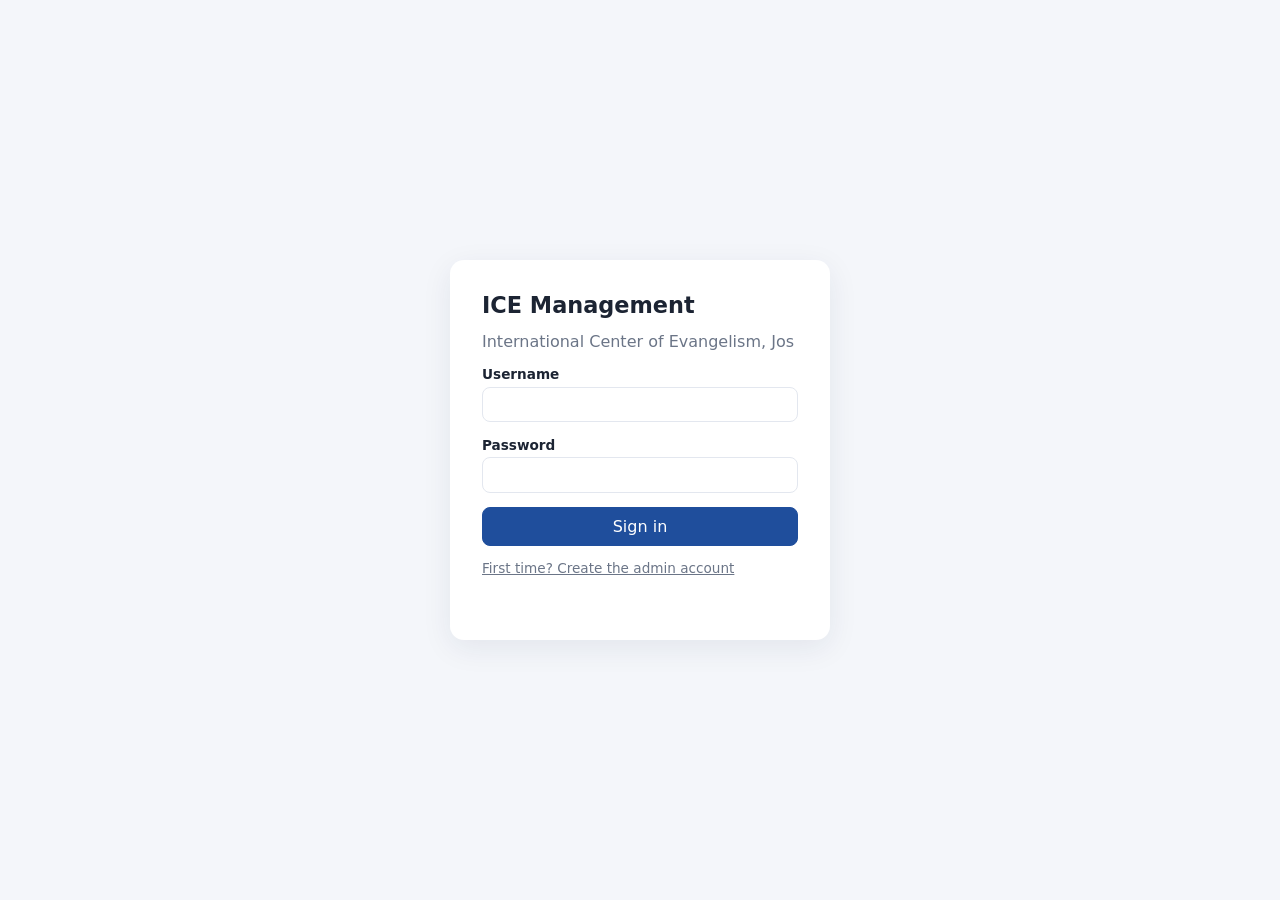
<file: app/static/admin/index.html>
<!doctype html>
<html lang="en">
<head>
  <meta charset="utf-8">
  <meta name="viewport" content="width=device-width, initial-scale=1">
  <title>ICE Management System</title>
  <link rel="stylesheet" href="style.css">
</head>
<body>
  <div id="login-view" class="login" hidden>
    <form id="login-form" class="login-card">
      <h1>ICE Management</h1>
      <p class="muted">International Center of Evangelism, Jos</p>
      <label>Username<input name="username" required autocomplete="username"></label>
      <label>Password<input name="password" type="password" required autocomplete="current-password"></label>
      <button class="btn primary" type="submit" id="login-btn">Sign in</button>
      <a href="#" id="toggle-mode" class="muted small">First time? Create the admin account</a>
      <p id="login-error" class="error"></p>
    </form>
  </div>

  <div id="app-view" class="layout" hidden>
    <aside class="sidebar">
      <div class="brand">ICE<span>Management</span></div>
      <nav id="nav">
        <button data-view="dashboard">Dashboard</button>
        <button data-view="staffs">Staff</button>
        <button data-view="donors">Donors</button>
        <button data-view="donations">Donations</button>
        <button data-view="events">Events</button>
        <button data-view="gallery">Gallery</button>
        <button data-view="messages">Messages</button>
      </nav>
      <button id="logout" class="logout">Sign out</button>
    </aside>
    <main>
      <header class="topbar"><h1 id="page-title"></h1></header>
      <section id="content"></section>
    </main>
  </div>

  <dialog id="modal"></dialog>
  <div id="toast" hidden></div>
  <script src="app.js?v=4"></script>
</body>
</html>
</file>
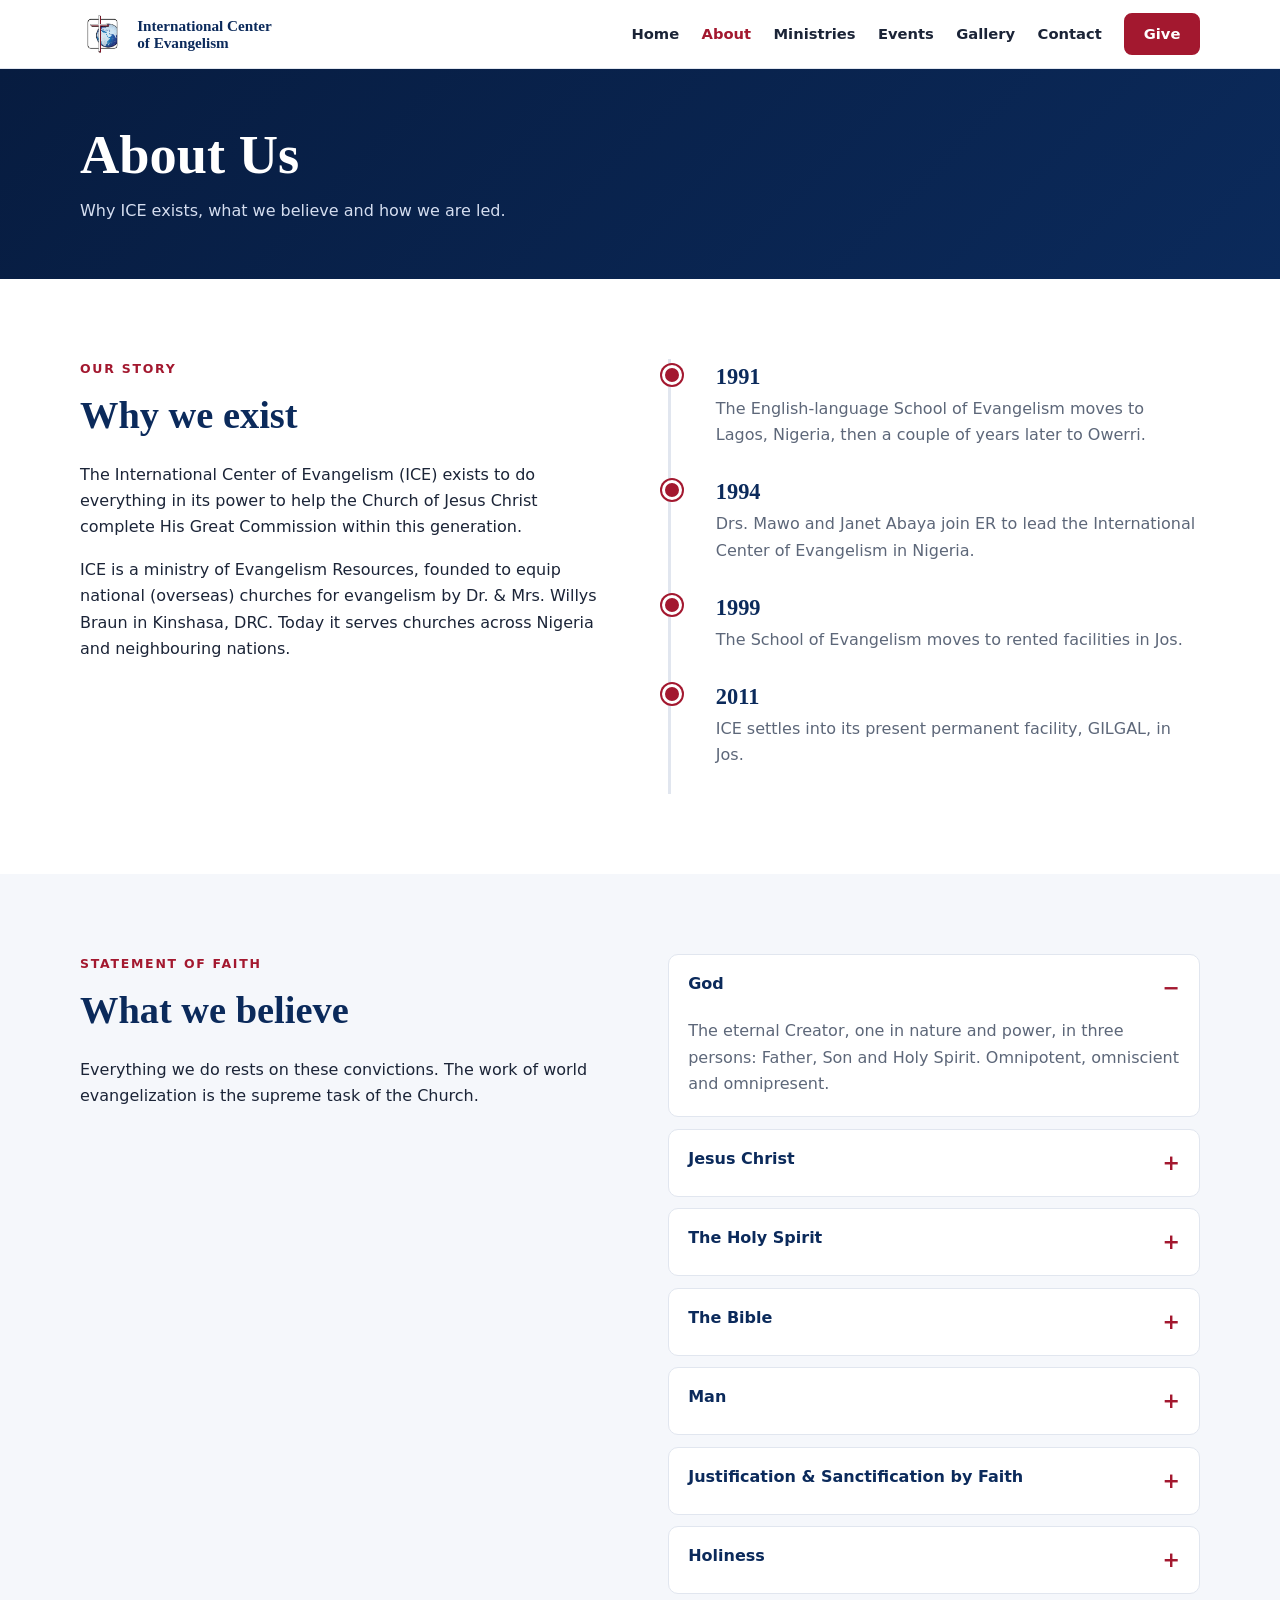
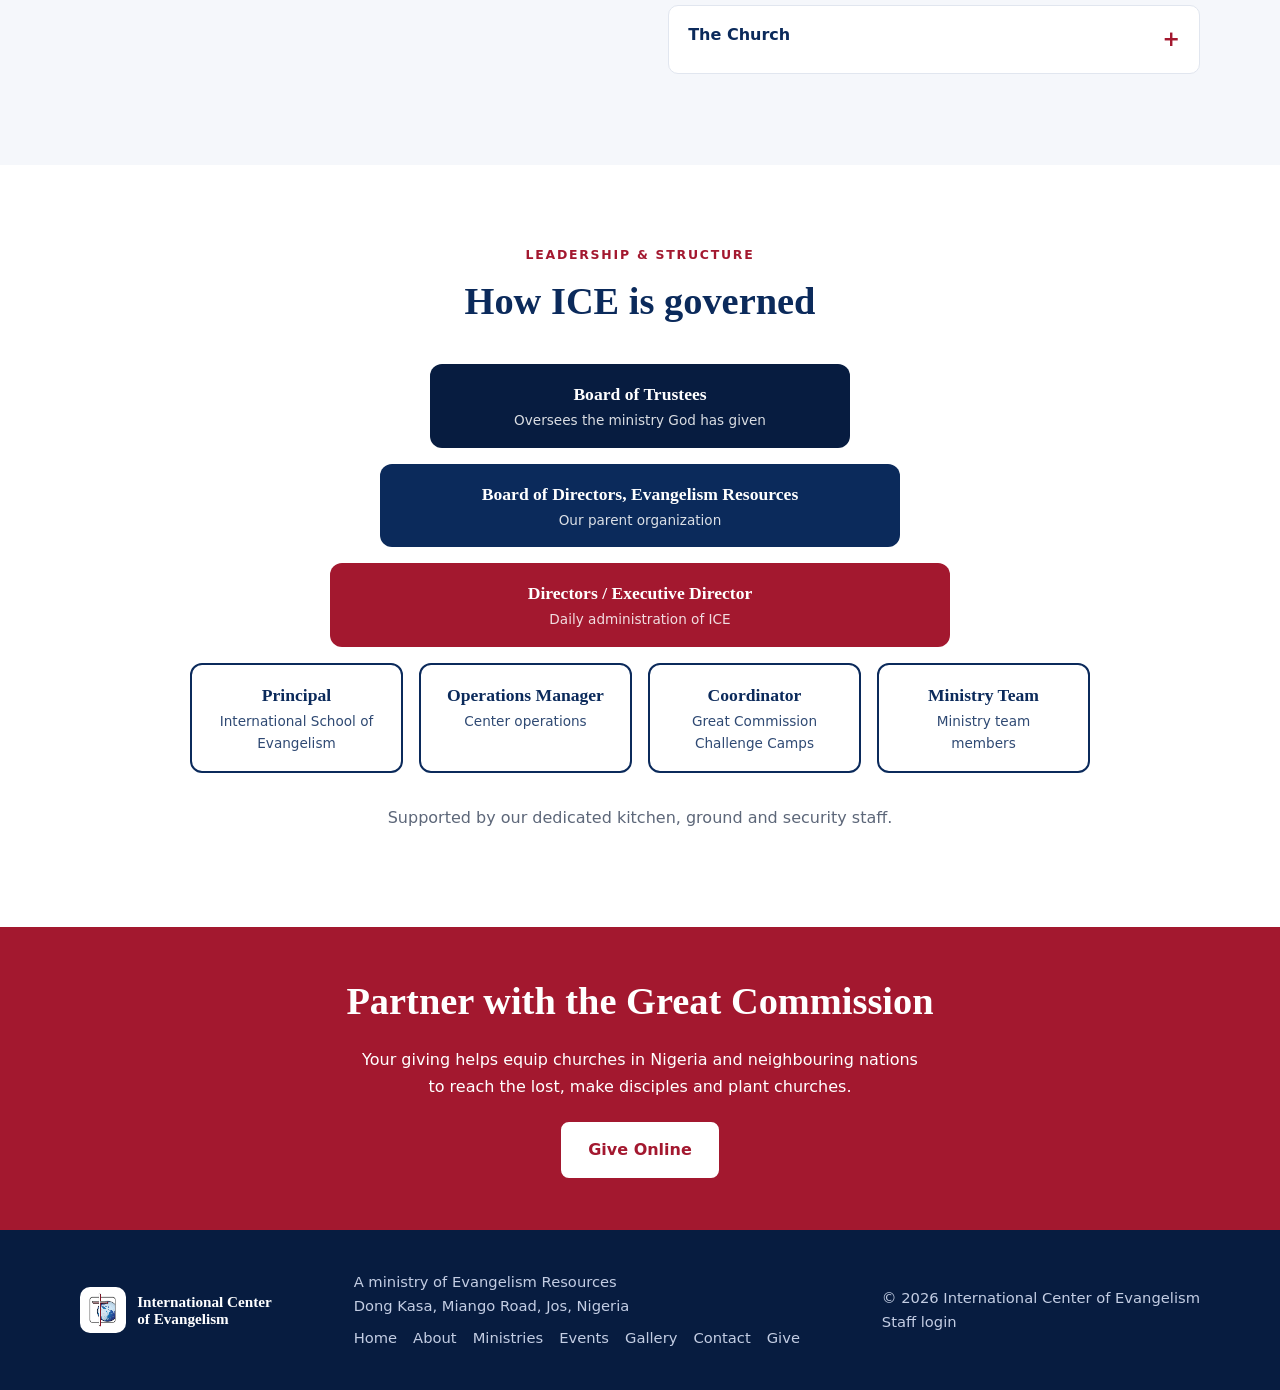
<file: app/static/site/about.html>
<!doctype html>
<html lang="en">
<head>
  <meta charset="utf-8">
  <meta name="viewport" content="width=device-width, initial-scale=1">
  <title>About Us | International Center of Evangelism</title>
  <meta name="description" content="The story, faith and leadership of the International Center of Evangelism, Jos.">
  <link rel="icon" href="assets/logo.jpeg">
  <link rel="stylesheet" href="css/style.css?v=2">
</head>
<body data-page="about">
<div id="site-header"></div>
<section class="page-hero"><div class="wrap"><h1>About Us</h1><p>Why ICE exists, what we believe and how we are led.</p></div></section>
<section class="sec"><div class="wrap two">
<div class="reveal"><p class="eyebrow red">Our Story</p><h2>Why we exist</h2>
<p>The International Center of Evangelism (ICE) exists to do everything in its power to help the Church of Jesus Christ complete His Great Commission within this generation.</p>
<p>ICE is a ministry of Evangelism Resources, founded to equip national (overseas) churches for evangelism by Dr. &amp; Mrs. Willys Braun in Kinshasa, DRC. Today it serves churches across Nigeria and neighbouring nations.</p></div>
<ol class="timeline reveal">
<li><b>1991</b><span>The English-language School of Evangelism moves to Lagos, Nigeria, then a couple of years later to Owerri.</span></li>
<li><b>1994</b><span>Drs. Mawo and Janet Abaya join ER to lead the International Center of Evangelism in Nigeria.</span></li>
<li><b>1999</b><span>The School of Evangelism moves to rented facilities in Jos.</span></li>
<li><b>2011</b><span>ICE settles into its present permanent facility, GILGAL, in Jos.</span></li></ol></div></section>
<section class="sec alt"><div class="wrap two">
<div class="reveal"><p class="eyebrow red">Statement of Faith</p><h2>What we believe</h2>
<p>Everything we do rests on these convictions. The work of world evangelization is the supreme task of the Church.</p></div>
<div class="faith reveal">
<details open><summary>God</summary><p>The eternal Creator, one in nature and power, in three persons: Father, Son and Holy Spirit. Omnipotent, omniscient and omnipresent.</p></details>
<details><summary>Jesus Christ</summary><p>Son of God and Son of man, born of the virgin Mary. He bore the sins of all men on the cross, rose on the third day, ascended, and will come again to receive His Church and judge the living and the dead.</p></details>
<details><summary>The Holy Spirit</summary><p>The third Person of the Trinity, given to every believer. He bears witness that we are children of God, cleanses from sin, empowers for service and bears fruit in our lives.</p></details>
<details><summary>The Bible</summary><p>The holy, inspired and inerrant Word of God: the 39 books of the Old Testament and 27 of the New, wholly without error in their original form.</p></details>
<details><summary>Man</summary><p>The fallen object of God&rsquo;s perfect love, lost through sin but able to accept His free grace. All need a Savior, and Christ alone is that Savior.</p></details>
<details><summary>Justification &amp; Sanctification by Faith</summary><p>No one comes to the Father but by the Son, and none comes apart from true repentance and faith.</p></details>
<details><summary>Holiness</summary><p>The norm for the Christian life, available to every believer through the indwelling fullness of the Holy Spirit.</p></details>
<details><summary>The Church</summary><p>The body of Christ, washed by His blood. It is His plan for the Church to evangelise the world before He comes again.</p></details></div></div></section>
<section class="sec"><div class="wrap"><p class="eyebrow red center">Leadership &amp; Structure</p><h2 class="center">How ICE is governed</h2>
<div class="org">
<div class="tier t1 reveal"><b>Board of Trustees</b><span>Oversees the ministry God has given</span></div>
<div class="tier t2 reveal"><b>Board of Directors, Evangelism Resources</b><span>Our parent organization</span></div>
<div class="tier t3 reveal"><b>Directors / Executive Director</b><span>Daily administration of ICE</span></div>
<div class="tier-row">
<div class="tier t4 reveal"><b>Principal</b><span>International School of Evangelism</span></div>
<div class="tier t4 reveal"><b>Operations Manager</b><span>Center operations</span></div>
<div class="tier t4 reveal"><b>Coordinator</b><span>Great Commission Challenge Camps</span></div>
<div class="tier t4 reveal"><b>Ministry Team</b><span>Ministry team members</span></div></div>
<p class="center muted">Supported by our dedicated kitchen, ground and security staff.</p></div></div></section>
<section class="cta-band"><div class="wrap"><h2>Partner with the Great Commission</h2>
<p>Your giving helps equip churches in Nigeria and neighbouring nations to reach the lost, make disciples and plant churches.</p>
<a href="give.html" class="btn">Give Online</a></div></section>
<div id="site-footer"></div>
<script src="js/main.js?v=4"></script>
</body>
</html>
</file>
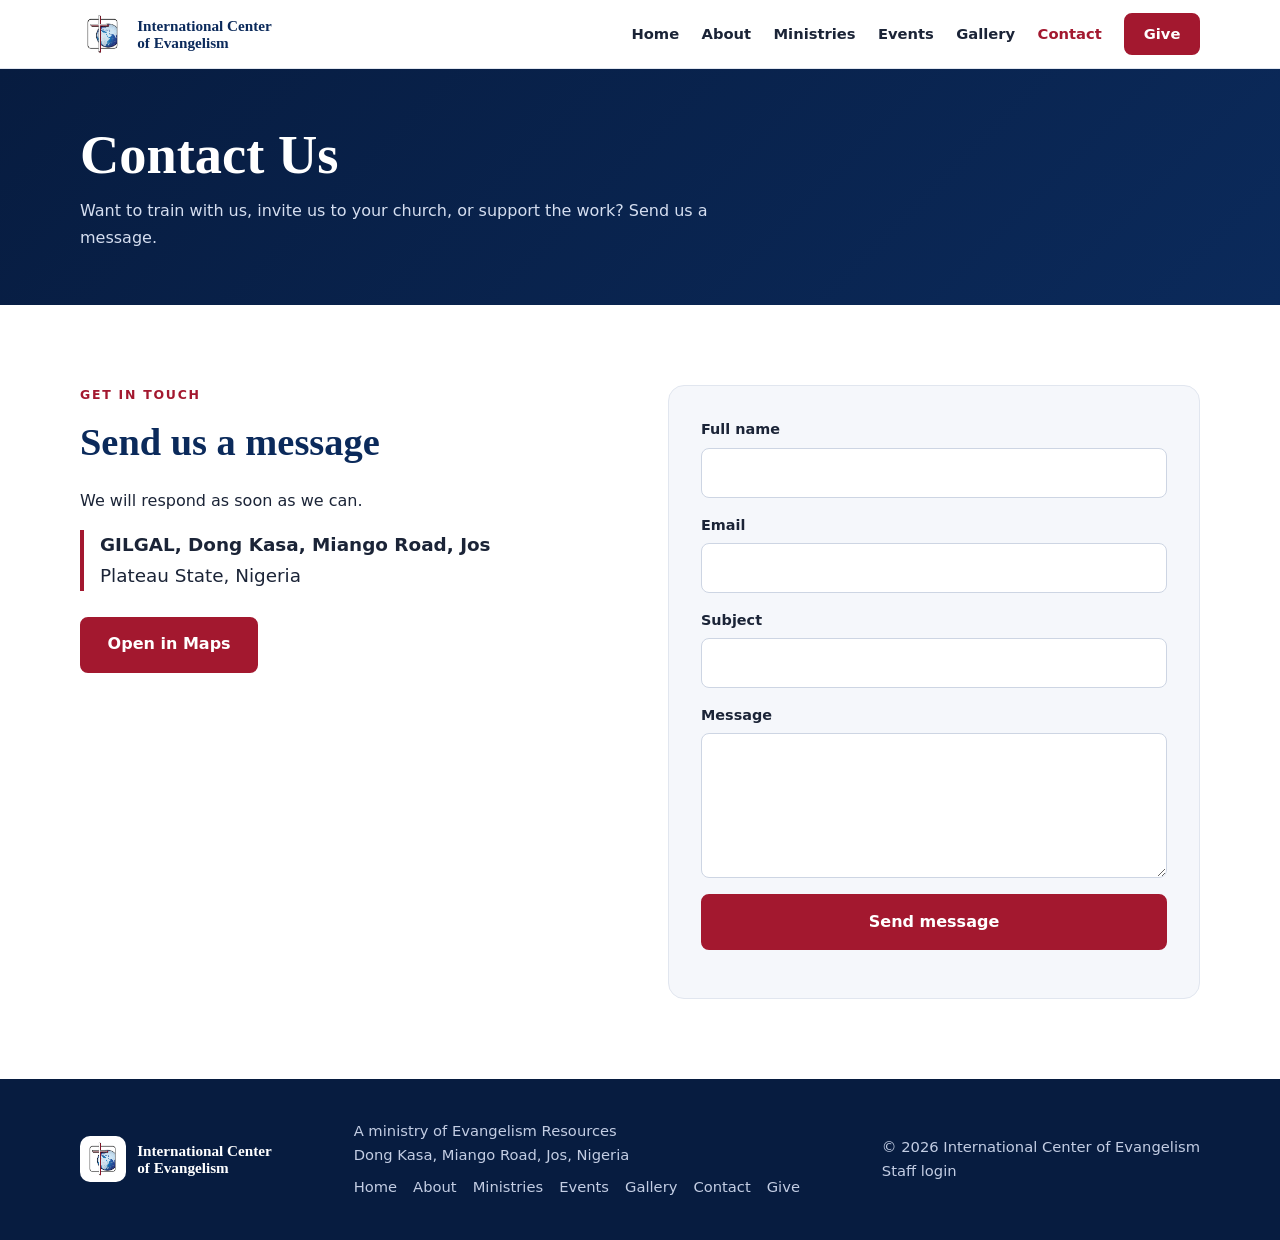
<file: app/static/site/contact.html>
<!doctype html>
<html lang="en">
<head>
  <meta charset="utf-8">
  <meta name="viewport" content="width=device-width, initial-scale=1">
  <title>Contact | International Center of Evangelism</title>
  <meta name="description" content="Contact the International Center of Evangelism, Jos.">
  <link rel="icon" href="assets/logo.jpeg">
  <link rel="stylesheet" href="css/style.css?v=2">
</head>
<body data-page="contact">
<div id="site-header"></div>
<section class="page-hero"><div class="wrap"><h1>Contact Us</h1><p>Want to train with us, invite us to your church, or support the work? Send us a message.</p></div></section>
<section class="sec"><div class="wrap two">
<div class="reveal"><p class="eyebrow red">Get In Touch</p><h2>Send us a message</h2>
<p>We will respond as soon as we can.</p>
<address><b>GILGAL, Dong Kasa, Miango Road, Jos</b><br>Plateau State, Nigeria</address>
<a class="btn" target="_blank" rel="noopener" href="https://www.google.com/maps/search/?api=1&query=Dong+Kasa+Miango+Road+Jos">Open in Maps</a></div>
<form id="contact-form" class="form reveal">
<label>Full name<input name="name" required></label><label>Email<input name="email" type="email" required></label>
<label>Subject<input name="subject"></label><label>Message<textarea name="message" rows="5" required></textarea></label>
<input class="hp" name="website" tabindex="-1" autocomplete="off" aria-hidden="true">
<button class="btn" type="submit">Send message</button><p id="form-note" class="note" role="status"></p></form></div></section>

<div id="site-footer"></div>
<script src="js/main.js?v=4"></script>
</body>
</html>
</file>
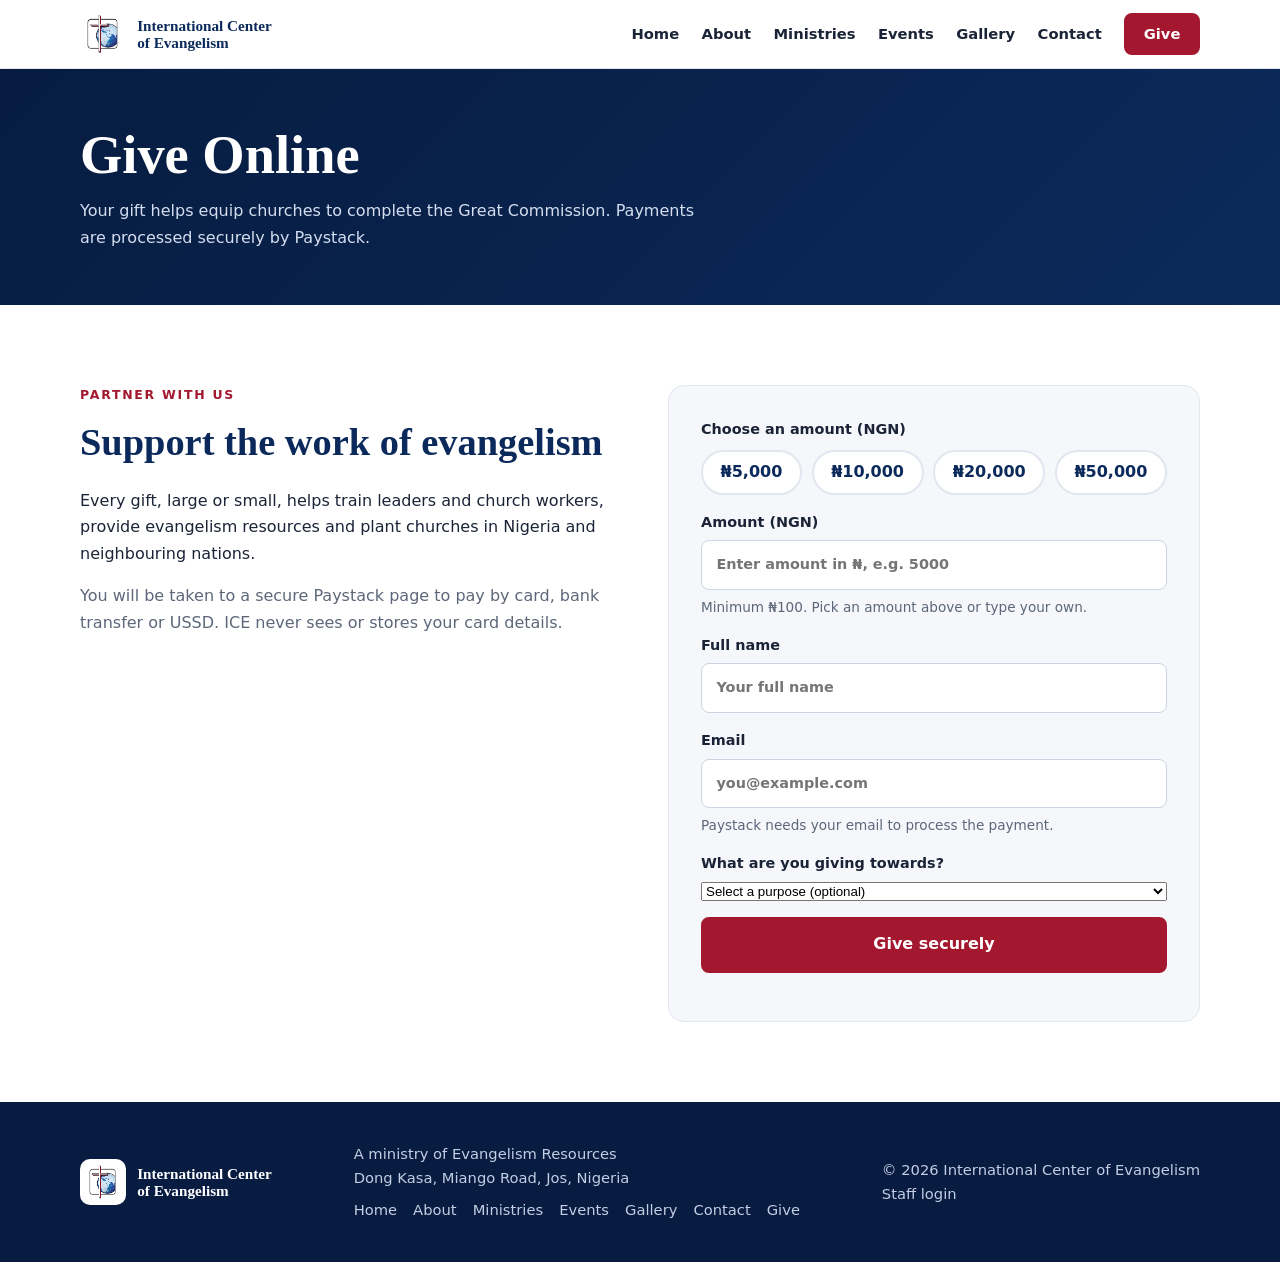
<file: app/static/site/give.html>
<!doctype html>
<html lang="en">
<head>
  <meta charset="utf-8">
  <meta name="viewport" content="width=device-width, initial-scale=1">
  <title>Give Online | International Center of Evangelism</title>
  <meta name="description" content="Give online to support the work of the International Center of Evangelism.">
  <link rel="icon" href="assets/logo.jpeg">
  <link rel="stylesheet" href="css/style.css?v=2">
</head>
<body data-page="give">
<div id="site-header"></div>

<section class="page-hero">
  <div class="wrap">
    <h1>Give Online</h1>
    <p>Your gift helps equip churches to complete the Great Commission. Payments are processed securely by Paystack.</p>
  </div>
</section>

<section class="sec">
  <div class="wrap two">
    <div class="reveal">
      <p class="eyebrow red">Partner With Us</p>
      <h2>Support the work of evangelism</h2>
      <p>Every gift, large or small, helps train leaders and church workers, provide evangelism resources and plant churches in Nigeria and neighbouring nations.</p>
      <p class="muted">You will be taken to a secure Paystack page to pay by card, bank transfer or USSD. ICE never sees or stores your card details.</p>
    </div>

    <div>
      <div id="give-banner" class="alert" hidden></div>

      <form id="give-form" class="form reveal">
        <div>
          <label>Choose an amount (NGN)</label>
          <div class="chips" style="margin-top:.5rem">
            <button type="button" class="chip" data-amt="5000">&#8358;5,000</button>
            <button type="button" class="chip" data-amt="10000">&#8358;10,000</button>
            <button type="button" class="chip" data-amt="20000">&#8358;20,000</button>
            <button type="button" class="chip" data-amt="50000">&#8358;50,000</button>
          </div>
        </div>

        <label>Amount (NGN)
          <input id="amount" name="amount" type="number" min="100" step="1" inputmode="numeric" required
                 placeholder="Enter amount in &#8358;, e.g. 5000">
          <small class="hint">Minimum &#8358;100. Pick an amount above or type your own.</small>
        </label>

        <label>Full name
          <input name="name" required maxlength="100" autocomplete="name" placeholder="Your full name">
        </label>

        <label>Email
          <input name="email" type="email" required autocomplete="email" placeholder="you@example.com">
          <small class="hint">Paystack needs your email to process the payment.</small>
        </label>

        <label>What are you giving towards?
          <select name="purpose">
            <option value="">Select a purpose (optional)</option>
            <option value="General support">General support</option>
            <option value="International School of Evangelism">International School of Evangelism</option>
            <option value="Great Commission Challenge Camps">Great Commission Challenge Camps</option>
            <option value="Evangelism Resources">Evangelism Resources</option>
          </select>
        </label>

        <button class="btn" type="submit">Give securely</button>
        <p id="give-note" class="note" role="status"></p>
      </form>
    </div>
  </div>
</section>

<div id="site-footer"></div>
<script src="js/main.js?v=4"></script>
</body>
</html>
</file>
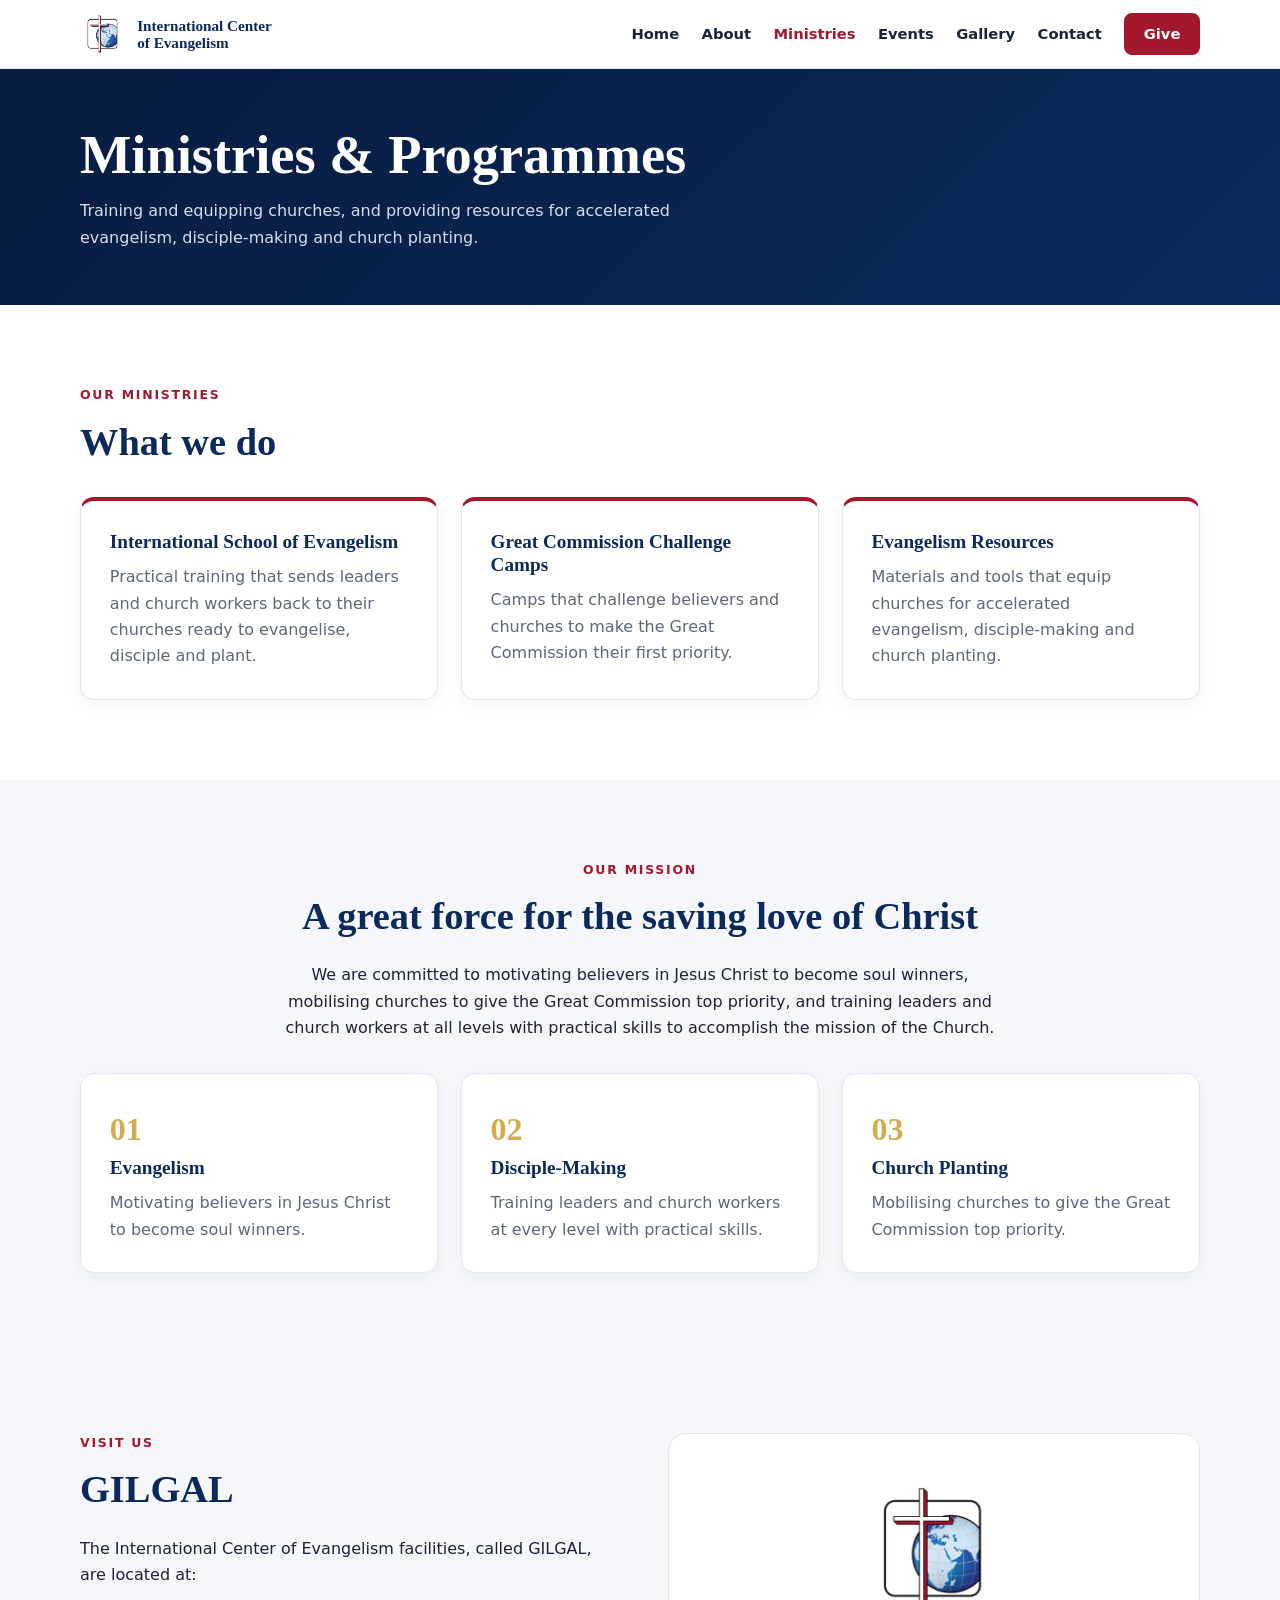
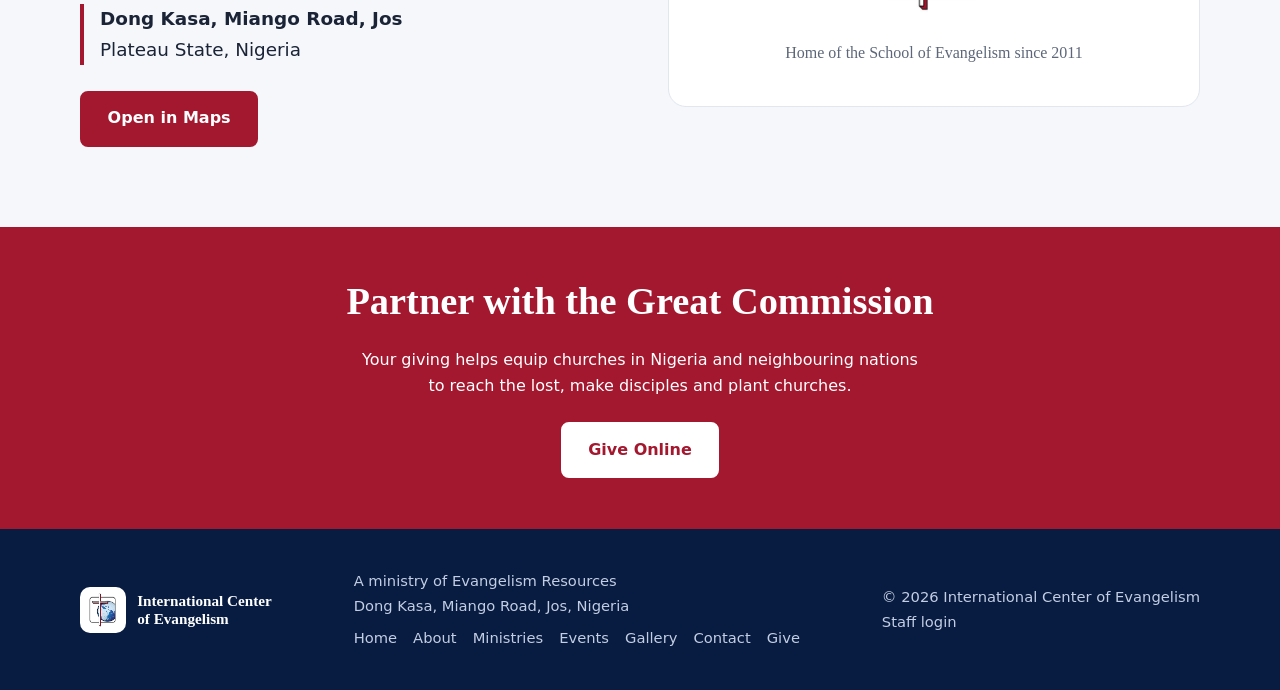
<file: app/static/site/ministries.html>
<!doctype html>
<html lang="en">
<head>
  <meta charset="utf-8">
  <meta name="viewport" content="width=device-width, initial-scale=1">
  <title>Ministries & Programmes | International Center of Evangelism</title>
  <meta name="description" content="The ministries and programmes of the International Center of Evangelism.">
  <link rel="icon" href="assets/logo.jpeg">
  <link rel="stylesheet" href="css/style.css?v=2">
</head>
<body data-page="ministries">
<div id="site-header"></div>
<section class="page-hero"><div class="wrap"><h1>Ministries & Programmes</h1><p>Training and equipping churches, and providing resources for accelerated evangelism, disciple-making and church planting.</p></div></section>
<section class="sec"><div class="wrap"><p class="eyebrow red">Our Ministries</p><h2>What we do</h2>
<div class="grid3">
<article class="card line reveal"><h3>International School of Evangelism</h3><p>Practical training that sends leaders and church workers back to their churches ready to evangelise, disciple and plant.</p></article>
<article class="card line reveal"><h3>Great Commission Challenge Camps</h3><p>Camps that challenge believers and churches to make the Great Commission their first priority.</p></article>
<article class="card line reveal"><h3>Evangelism Resources</h3><p>Materials and tools that equip churches for accelerated evangelism, disciple-making and church planting.</p></article></div></div></section>
<section class="sec alt"><div class="wrap"><p class="eyebrow red center">Our Mission</p><h2 class="center">A great force for the saving love of Christ</h2>
<p class="center narrow">We are committed to motivating believers in Jesus Christ to become soul winners, mobilising churches to give the Great Commission top priority, and training leaders and church workers at all levels with practical skills to accomplish the mission of the Church.</p>
<div class="grid3">
<article class="card reveal"><i>01</i><h3>Evangelism</h3><p>Motivating believers in Jesus Christ to become soul winners.</p></article>
<article class="card reveal"><i>02</i><h3>Disciple-Making</h3><p>Training leaders and church workers at every level with practical skills.</p></article>
<article class="card reveal"><i>03</i><h3>Church Planting</h3><p>Mobilising churches to give the Great Commission top priority.</p></article></div></div></section>
<section class="sec alt"><div class="wrap two">
<div class="reveal"><p class="eyebrow red">Visit Us</p><h2>GILGAL</h2>
<p>The International Center of Evangelism facilities, called GILGAL, are located at:</p>
<address><b>Dong Kasa, Miango Road, Jos</b><br>Plateau State, Nigeria</address>
<a class="btn" target="_blank" rel="noopener" href="https://www.google.com/maps/search/?api=1&query=Dong+Kasa+Miango+Road+Jos">Open in Maps</a></div>
<div class="map reveal"><img src="assets/logo.jpeg" alt=""><p>Home of the School of Evangelism since 2011</p></div></div></section><section class="cta-band"><div class="wrap"><h2>Partner with the Great Commission</h2>
<p>Your giving helps equip churches in Nigeria and neighbouring nations to reach the lost, make disciples and plant churches.</p>
<a href="give.html" class="btn">Give Online</a></div></section>
<div id="site-footer"></div>
<script src="js/main.js?v=4"></script>
</body>
</html>
</file>
<file: app/static/admin/style.css>
:root {
  --bg: #f4f6fa; --card: #fff; --text: #1c2433; --muted: #6b7587; --line: #e3e7ef;
  --accent: #1f4e9c; --accent-dark: #173b78; --danger: #c0392b; --ok: #1e8e5a;
}
* { box-sizing: border-box; }
[hidden] { display: none !important; }
body { margin: 0; font-family: system-ui, -apple-system, 'Segoe UI', Roboto, sans-serif; background: var(--bg); color: var(--text); }
h1 { margin: 0; font-size: 1.4rem; }
.muted { color: var(--muted); } .small { font-size: .85rem; }

.login { min-height: 100vh; display: grid; place-items: center; padding: 1rem; }
.login-card { background: var(--card); padding: 2rem; border-radius: 14px; width: 100%; max-width: 380px; display: grid; gap: .9rem; box-shadow: 0 8px 30px rgba(20,40,80,.08); }
.login-card p { margin: 0; }
.error { color: var(--danger); min-height: 1.2em; font-size: .9rem; }

label { display: grid; gap: .3rem; font-size: .85rem; font-weight: 600; }
input, select, textarea { font: inherit; padding: .55rem .7rem; border: 1px solid var(--line); border-radius: 8px; background: #fff; width: 100%; }
input:focus, select:focus, textarea:focus { outline: 2px solid #b9cdf0; border-color: var(--accent); }

.btn { font: inherit; padding: .55rem 1rem; border: 1px solid var(--line); background: #fff; border-radius: 8px; cursor: pointer; }
.btn:hover { background: #f0f3f9; }
.btn.primary { background: var(--accent); color: #fff; border-color: var(--accent); }
.btn.primary:hover { background: var(--accent-dark); }
.btn.danger { color: var(--danger); }
.btn.sm { padding: .25rem .6rem; font-size: .8rem; }

.layout { display: grid; grid-template-columns: 220px 1fr; min-height: 100vh; }
.sidebar { background: #14274e; color: #fff; padding: 1.2rem 1rem; display: flex; flex-direction: column; gap: 1.2rem; }
.brand { font-weight: 800; font-size: 1.3rem; letter-spacing: .5px; }
.brand span { display: block; font-weight: 400; font-size: .8rem; opacity: .7; }
nav { display: grid; gap: .3rem; }
nav button, .logout { font: inherit; text-align: left; background: none; border: 0; color: #cdd8f0; padding: .6rem .8rem; border-radius: 8px; cursor: pointer; }
nav button:hover, .logout:hover { background: rgba(255,255,255,.08); }
nav button.active { background: rgba(255,255,255,.16); color: #fff; font-weight: 600; }
.logout { margin-top: auto; }

main { padding: 1.5rem 2rem; min-width: 0; }
.topbar { margin-bottom: 1.2rem; }

.cards { display: grid; grid-template-columns: repeat(auto-fit, minmax(190px, 1fr)); gap: 1rem; margin-bottom: 1.5rem; }
.card { background: var(--card); border: 1px solid var(--line); border-radius: 12px; padding: 1rem 1.2rem; }
.card .num { font-size: 1.7rem; font-weight: 700; margin-top: .2rem; }
.panel { background: var(--card); border: 1px solid var(--line); border-radius: 12px; padding: 1rem 1.2rem; margin-bottom: 1.2rem; }
.panel h2 { margin: 0 0 .7rem; font-size: 1rem; }
.two { display: grid; grid-template-columns: repeat(auto-fit, minmax(300px, 1fr)); gap: 1rem; }

.toolbar { display: flex; flex-wrap: wrap; gap: .6rem; margin-bottom: 1rem; }
.toolbar input { max-width: 260px; } .toolbar select { max-width: 200px; }
.toolbar .spacer { flex: 1; }

.table-wrap { background: var(--card); border: 1px solid var(--line); border-radius: 12px; overflow-x: auto; }
table { width: 100%; border-collapse: collapse; font-size: .9rem; }
th, td { text-align: left; padding: .7rem .9rem; border-bottom: 1px solid var(--line); white-space: nowrap; }
th { font-size: .75rem; text-transform: uppercase; letter-spacing: .04em; color: var(--muted); background: #fafbfd; }
tr:last-child td { border-bottom: 0; }
td.actions { text-align: right; display: flex; gap: .4rem; justify-content: flex-end; }
.empty { padding: 2rem; text-align: center; color: var(--muted); }

.badge { padding: .15rem .55rem; border-radius: 99px; font-size: .75rem; background: #e8edf7; }
.badge.active { background: #dcf3e7; color: var(--ok); }
.badge.resigned, .badge.retired { background: #f1e3e1; color: var(--danger); }
.badge.success { background: #dcf3e7; color: var(--ok); }
.badge.pending { background: #fdf0d5; color: #9a6b00; }
.badge.failed { background: #f1e3e1; color: var(--danger); }
.badge.unread { background: #fdf0d5; color: #9a6b00; font-weight: 600; }
.badge.on_leave { background: #fdf0d5; color: #9a6b00; }

dialog { border: 0; border-radius: 14px; padding: 1.5rem; width: min(560px, 94vw); box-shadow: 0 20px 60px rgba(0,0,0,.25); }
dialog::backdrop { background: rgba(10,20,40,.45); }
dialog h2 { margin: 0 0 1rem; font-size: 1.1rem; }
.form-grid { display: grid; grid-template-columns: 1fr 1fr; gap: .8rem; }
.form-grid .full { grid-column: 1 / -1; }
.form-actions { display: flex; justify-content: flex-end; gap: .6rem; margin-top: 1.2rem; }

.thumb { max-width: 100%; max-height: 140px; border-radius: 8px; margin-top: .4rem; object-fit: cover; display: block; }
.thumb[hidden] { display: none; }
.thumb-sm { height: 44px; width: 64px; object-fit: cover; border-radius: 6px; display: block; }

#toast { position: fixed; bottom: 1.2rem; right: 1.2rem; background: #1c2433; color: #fff; padding: .7rem 1rem; border-radius: 8px; z-index: 99; }
#toast.err { background: var(--danger); }

@media print { .sidebar, .toolbar { display: none; } .layout { display: block; } }

@media (max-width: 760px) {
  .layout { grid-template-columns: 1fr; }
  .sidebar { flex-direction: row; flex-wrap: wrap; align-items: center; padding: .8rem; }
  nav { grid-auto-flow: column; }
  .logout { margin: 0 0 0 auto; }
  main { padding: 1rem; }
  .form-grid { grid-template-columns: 1fr; }
}
</file>
<file: app/static/site/css/style.css>
:root{--navy:#0b2a5b;--navy2:#071c40;--red:#a3182f;--ink:#1b2437;--muted:#5d6779;--bg:#f5f7fb;--line:#e1e6ef;--gold:#d4ac4f;--serif:Georgia,'Times New Roman',serif;--sans:system-ui,-apple-system,'Segoe UI',Roboto,sans-serif}
*{box-sizing:border-box}html{scroll-behavior:smooth;scroll-padding-top:76px}
body{margin:0;font-family:var(--sans);color:var(--ink);line-height:1.65;background:#fff}
img{max-width:100%;display:block}a{color:inherit;text-decoration:none}
.wrap{width:min(1120px,92%);margin:0 auto}
h1,h2,h3{font-family:var(--serif);line-height:1.2;margin:0 0 .6em;color:var(--navy)}
h1{font-size:clamp(2.1rem,5vw,3.4rem);color:#fff}h2{font-size:clamp(1.7rem,3.4vw,2.4rem)}h3{font-size:1.2rem}
.center{text-align:center}.narrow{max-width:720px;margin:0 auto 2rem}.muted{color:var(--muted)}

.nav{position:sticky;top:0;z-index:50;background:rgba(255,255,255,.96);backdrop-filter:blur(8px);border-bottom:1px solid var(--line)}
.nav-in{display:flex;align-items:center;justify-content:space-between;height:68px}
.brand{display:flex;align-items:center;gap:.7rem;font-family:var(--serif);font-weight:700;font-size:.95rem;line-height:1.15;color:var(--navy)}
.brand img{height:46px;width:46px;object-fit:contain}.brand.light{color:#fff}.brand.light img{background:#fff;border-radius:10px;padding:3px}
nav{display:flex;align-items:center;gap:1.4rem;font-size:.92rem;font-weight:600}
nav a:not(.btn):hover{color:var(--red)}.burger{display:none;background:none;border:0;font-size:1.7rem;color:var(--navy);cursor:pointer}

.btn{display:inline-block;background:var(--red);color:#fff;padding:.8rem 1.6rem;border-radius:8px;border:2px solid var(--red);cursor:pointer;font:inherit;font-weight:700;transition:.2s}
.btn:hover{background:#7f1223;border-color:#7f1223}.btn.small{padding:.45rem 1.1rem}
.btn.ghost{background:transparent;border-color:#fff}.btn.ghost:hover{background:#fff;color:var(--navy)}
.cta{display:flex;gap:1rem;flex-wrap:wrap;margin-top:1.6rem}

.hero{background:radial-gradient(circle at 80% 20%,#1a4797,transparent 55%),linear-gradient(135deg,var(--navy2),var(--navy));color:#fff;padding:5rem 0}
.hero-in{display:grid;grid-template-columns:1.3fr .7fr;gap:3rem;align-items:center}
.lead{font-size:1.15rem;color:#d5def0;max-width:560px}
.eyebrow{text-transform:uppercase;letter-spacing:.14em;font-size:.78rem;font-weight:700;color:var(--gold);margin:0 0 .8rem}.eyebrow.red{color:var(--red)}.eyebrow.center{text-align:center}
.hero-logo{background:#fff;border-radius:28px;padding:1.4rem;box-shadow:0 25px 60px rgba(0,0,0,.35);max-width:340px;margin-left:auto}
.verse{background:var(--red);color:#fff;text-align:center;padding:1.1rem 0;font-family:var(--serif);font-style:italic;font-size:1.15rem}.verse p{margin:0}.verse span{font-style:normal;font-size:.85rem;opacity:.85;margin-left:.6rem}

.sec{padding:5rem 0}.alt{background:var(--bg)}
.two{display:grid;grid-template-columns:1fr 1fr;gap:3.5rem;align-items:start}
.grid3{display:grid;grid-template-columns:repeat(auto-fit,minmax(260px,1fr));gap:1.4rem;margin-top:2rem}
.card{background:#fff;border:1px solid var(--line);border-radius:14px;padding:1.8rem;box-shadow:0 4px 18px rgba(11,42,91,.05)}
.card i{font-style:normal;font-family:var(--serif);font-size:2rem;color:var(--gold);font-weight:700}
.card.line{border-top:4px solid var(--red)}.card p{margin:0;color:var(--muted)}

.timeline{list-style:none;margin:0;padding:0 0 0 1.6rem;border-left:3px solid var(--line)}
.timeline li{position:relative;padding:0 0 1.6rem 1.2rem}.timeline li::before{content:'';position:absolute;left:-2.15rem;top:.35rem;width:14px;height:14px;border-radius:50%;background:var(--red);border:3px solid #fff;box-shadow:0 0 0 2px var(--red)}
.timeline b{font-family:var(--serif);font-size:1.4rem;color:var(--navy);display:block}.timeline span{color:var(--muted)}

.faith details{background:#fff;border:1px solid var(--line);border-radius:10px;margin-bottom:.7rem;padding:.2rem 1.2rem}
.faith summary{cursor:pointer;font-weight:700;color:var(--navy);padding:.8rem 0;list-style:none;display:flex;justify-content:space-between}
.faith summary::-webkit-details-marker{display:none}
.faith summary::after{content:'+';color:var(--red);font-size:1.3rem}.faith details[open] summary::after{content:'\2212'}
.faith p{margin:0 0 1rem;color:var(--muted)}

.org{max-width:900px;margin:2.5rem auto 0;display:grid;gap:1rem;justify-items:center}
.tier{display:flex;flex-direction:column;text-align:center;padding:1rem 1.6rem;border-radius:12px;color:#fff;width:100%}
.tier b{font-family:var(--serif);font-size:1.1rem}.tier span{font-size:.85rem;opacity:.85}
.t1{background:var(--navy2);max-width:420px}.t2{background:var(--navy);max-width:520px}.t3{background:var(--red);max-width:620px}
.tier-row{display:grid;grid-template-columns:repeat(4,1fr);gap:1rem;width:100%}
.t4{background:#fff;color:var(--navy);border:2px solid var(--navy)}

address{font-style:normal;font-size:1.15rem;margin:1rem 0 1.6rem;padding-left:1rem;border-left:4px solid var(--red)}
.map{background:#fff;border:1px solid var(--line);border-radius:18px;padding:2.5rem;text-align:center}.map img{width:150px;margin:0 auto 1rem}.map p{margin:0;color:var(--muted);font-family:var(--serif)}

.form{display:grid;gap:1rem;background:var(--bg);padding:2rem;border-radius:16px;border:1px solid var(--line)}
label{display:grid;gap:.35rem;font-weight:600;font-size:.9rem}
input,textarea{font:inherit;padding:.75rem .9rem;border:1px solid #cdd5e3;border-radius:8px;width:100%}input:focus,textarea:focus{outline:2px solid #b9cdf0;border-color:var(--navy)}
.hp{position:absolute;left:-9999px;height:0;opacity:0}
.note{margin:0;font-weight:600;color:var(--navy)}

.foot{background:var(--navy2);color:#c3cde3;padding:2.5rem 0;font-size:.92rem}
.foot-in{display:grid;grid-template-columns:repeat(3,auto);justify-content:space-between;gap:1.5rem;align-items:center}.foot p{margin:0}

.reveal{opacity:0;transform:translateY(22px);transition:.7s ease}.reveal.in{opacity:1;transform:none}
@media(prefers-reduced-motion:reduce){.reveal{opacity:1;transform:none;transition:none}html{scroll-behavior:auto}}
@media(max-width:860px){
  .hero-in,.two{grid-template-columns:1fr}.hero-logo{margin:0;max-width:240px;order:-1}.hero{padding:3rem 0}.sec{padding:3.5rem 0}
  .burger{display:block}nav{display:none;position:absolute;top:68px;left:0;right:0;background:#fff;flex-direction:column;align-items:flex-start;padding:1.2rem 4%;border-bottom:1px solid var(--line)}
  nav.open{display:flex}.tier-row{grid-template-columns:1fr 1fr}.foot-in{grid-template-columns:1fr}
}

/* ---- multi-page additions ---- */
.page-hero{background:linear-gradient(135deg,var(--navy2),var(--navy));color:#fff;padding:3.4rem 0}.page-hero h1{margin:0}.page-hero p{color:#d5def0;margin:.6rem 0 0;max-width:640px}
nav a.on:not(.btn){color:var(--red)}
.events{display:grid;gap:1rem}
.event{display:grid;grid-template-columns:90px 1fr auto;gap:1.2rem;align-items:center;background:#fff;border:1px solid var(--line);border-radius:14px;padding:1.2rem 1.4rem}
.event .date{background:var(--navy);color:#fff;border-radius:10px;text-align:center;padding:.6rem .2rem;font-family:var(--serif)}.event .date b{display:block;font-size:1.7rem;line-height:1}.event .date span{font-size:.8rem;text-transform:uppercase;letter-spacing:.08em}
.event h3{margin:0 0 .2rem}.event p{margin:0;color:var(--muted)}.event .meta{font-size:.9rem;font-weight:600;color:var(--navy)}
.gallery{display:grid;grid-template-columns:repeat(auto-fill,minmax(240px,1fr));gap:1rem}
.gallery figure{margin:0;border-radius:12px;overflow:hidden;background:#fff;border:1px solid var(--line)}
.gallery img,.gallery video{display:block;width:100%;aspect-ratio:4/3;object-fit:cover;background:#000}.gallery figcaption{padding:.6rem .9rem;font-size:.9rem;color:var(--muted)}
.chips{display:flex;flex-wrap:wrap;gap:.6rem}
.chip{border:2px solid var(--line);background:#fff;border-radius:99px;padding:.45rem 1.1rem;cursor:pointer;font:inherit;font-weight:700;color:var(--navy)}.chip.on{background:var(--navy);color:#fff;border-color:var(--navy)}
.alert{padding:1rem 1.2rem;border-radius:10px;background:#e8f5ee;color:#175c3a;font-weight:600;margin-bottom:1.2rem}.alert.bad{background:#fbe9e7;color:#8c2316}
.alert[hidden]{display:none}
dialog{border:0;border-radius:16px;padding:1.6rem;width:min(480px,94vw)}dialog::backdrop{background:rgba(10,20,40,.5)}
dialog h3{margin-top:0}.row{display:flex;gap:.6rem;justify-content:flex-end;margin-top:.4rem}
.btn.light{background:#fff;color:var(--navy);border-color:var(--line)}.btn.light:hover{background:var(--bg)}
.cta-band{background:var(--red);color:#fff;text-align:center;padding:3.2rem 0}.cta-band h2{color:#fff}.cta-band p{max-width:560px;margin:0 auto 1.4rem}
.cta-band .btn{background:#fff;color:var(--red);border-color:#fff}
.foot-links{display:flex;gap:1rem;flex-wrap:wrap;margin-top:.5rem}.foot a:hover{color:#fff}
@media(max-width:860px){.event{grid-template-columns:70px 1fr}.event .btn{grid-column:1/-1}}
.ev-img{width:100%;max-height:200px;object-fit:cover;border-radius:10px;margin-bottom:.7rem;display:block}
.hint{display:block;font-size:.85rem;font-weight:400;color:var(--muted)}
</file>
